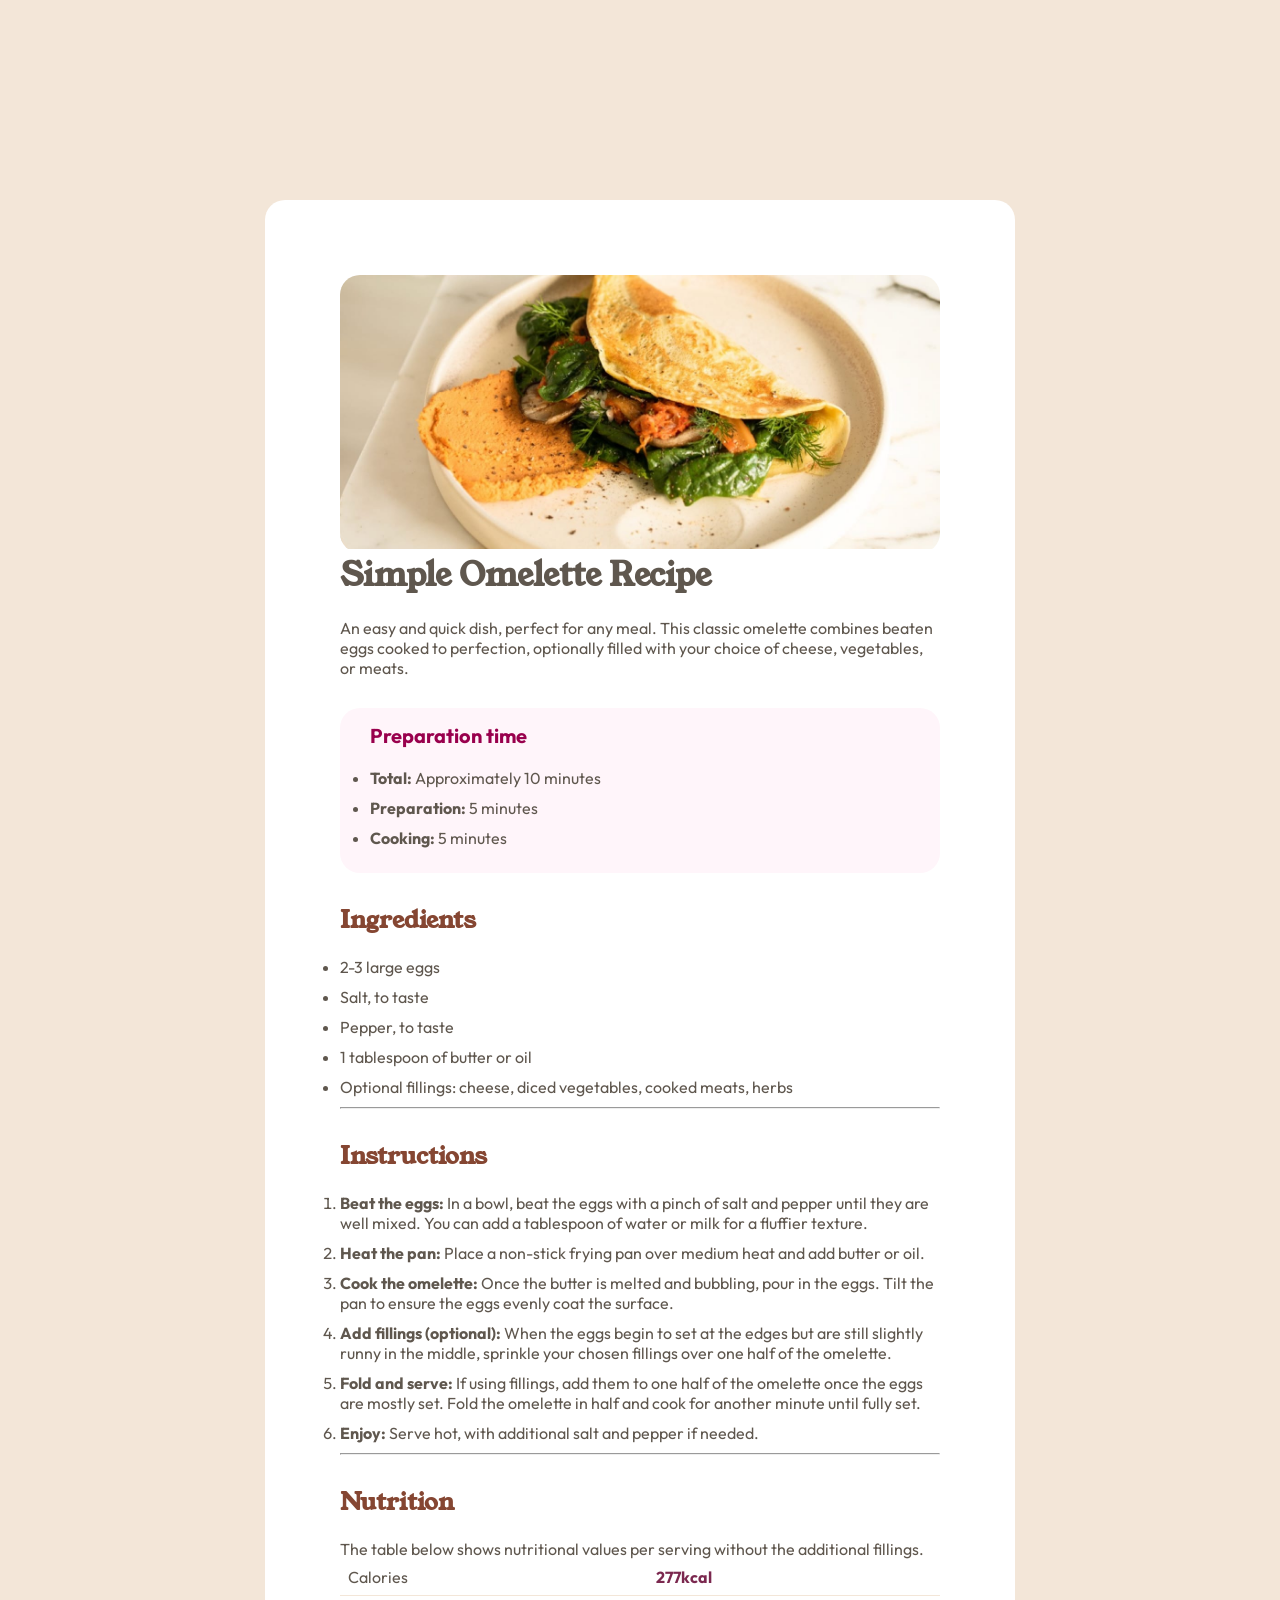
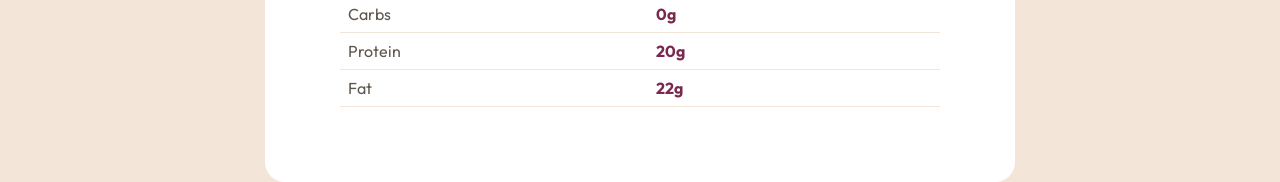
<file: SEM5/Web/recipe-master/index.html>
<!DOCTYPE html>
<html lang="en">
<head>
  <meta charset="UTF-8">
  <meta name="viewport" content="width=device-width, initial-scale=1.0"> <!-- displays site properly based on user's device -->

  <link rel="icon" type="image/png" sizes="32x32" href="./assets/images/favicon-32x32.png">
  
  <title>Frontend Mentor | Recipe page</title>
 <link rel="preconnect" href="https://fonts.googleapis.com">
<link rel="preconnect" href="https://fonts.gstatic.com" crossorigin>
<link href="https://fonts.googleapis.com/css2?family=Outfit:wght@100..900&family=Young+Serif&display=swap" rel="stylesheet">

  <link rel="stylesheet" href="./style.css">

  
</head>
<body>
<div class="container">
  <div class="recipe-image">
    <img src="./assets/images/image-omelette.jpeg" alt="Recipe Image">
  </div>
<h1>Simple Omelette Recipe</h1>
<p> An easy and quick dish, perfect for any meal. This classic omelette combines beaten eggs cooked 
  to perfection, optionally filled with your choice of cheese, vegetables, or meats.</p>

<section class="preparation-time">
  <h4>Preparation time</h4>
  <ul>
    <li><strong>Total:</strong> Approximately 10 minutes</li><li>
     <strong>Preparation:</strong> 5 minutes
    </li>
    <li>
     <strong>Cooking:</strong> 5 minutes
    </li>
  </ul>
</section>
<section class="ingredients">
  <h2>Ingredients</h2>
  <ul>
    <li> 2-3 large eggs</li>
    <li>Salt, to taste</li>
    <li> Pepper, to taste</li>
    <li>1 tablespoon of butter or oil</li>
    <li> Optional fillings: cheese, diced vegetables, cooked meats, herbs</li>
  </ul>
</section>
<hr>
<section class="instructions">
  <h2>Instructions</h2>
  <ol>
    <li><strong>Beat the eggs:</strong> In a bowl, beat the eggs with a pinch of salt and pepper until they are well mixed. 
  You can add a tablespoon of water or milk for a fluffier texture.
</li>
    <li><strong>Heat the pan:</strong> Place a non-stick frying pan over medium heat and add butter or oil.</li>
    <li><strong>Cook the omelette:</strong>  Once the butter is melted and bubbling, pour in the eggs. Tilt the pan to ensure 
  the eggs evenly coat the surface.</li>
    <li><strong>Add fillings (optional):</strong> When the eggs begin to set at the edges but are still slightly runny in the 
  middle, sprinkle your chosen fillings over one half of the omelette.</li>
    <li><strong>Fold and serve:</strong> If using fillings, add them to one half of the omelette once the eggs are mostly set. Fold the omelette in half and cook for another minute until fully set.</li>
    <li><strong> Enjoy:</strong> Serve hot, with additional salt and pepper if needed.</li>
  </ol>
  <hr>
</section>

<section >
  <h2>Nutrition </h2>
  <p>
    The table below shows nutritional values per serving without the additional fillings.
  </p>
  <table>

    <tbody>
      <tr>
        <td>Calories</td>
        <td class="nutrition-value">277kcal</td>
      </tr>
      <tr>
        <td>Carbs</td>
        <td class="nutrition-value">0g</td>
      </tr>
      <tr>
        <td>Protein</td>
        <td class="nutrition-value">20g</td>
      </tr>
      <tr>
        <td>Fat</td>
        <td class="nutrition-value">22g</td>
     
    </tbody>
  </table>
</section>




</div>
</body>
</html>
</file>
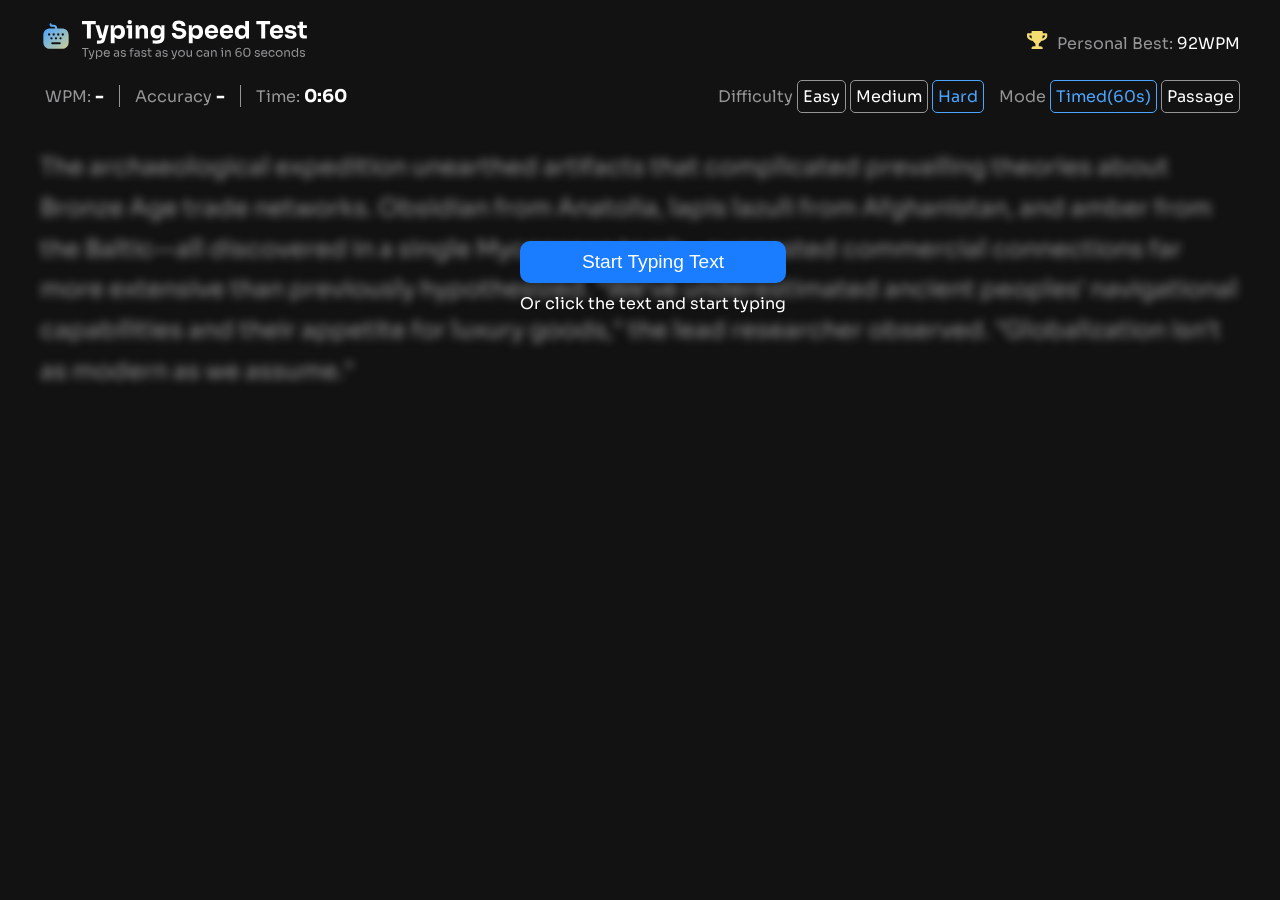
<file: SEM5/Web/TypingTuto-main/typing-speed-test-main/index.html>
<!DOCTYPE html>
<html lang="en">
<head>
  <meta charset="UTF-8">
  <meta name="viewport" content="width=device-width, initial-scale=1.0"> <!-- displays site properly based on user's device -->

  <link rel="icon" type="image/png" sizes="32x32" href="./assets/images/favicon-32x32.png">
  <link rel="stylesheet" href="./style.css">
  <link rel="preconnect" href="https://fonts.googleapis.com">
  <link rel="preconnect" href="https://fonts.gstatic.com" crossorigin>
  <link href="https://fonts.googleapis.com/css2?family=Sora:wght@100..800&display=swap" rel="stylesheet">
  <title> Typing Speed Test</title>


</head>
<body>
<div class="container">

  <header>
    <div class="logo">
      <img src="./assets/images/logo-large.svg" alt="logo of typing test">
    </div>

    <div class="personal-best">
      <img src="./assets/images/icon-personal-best.svg" alt="personal-best-image">
      <span class="label">Personal Best:</span>
      <span class="score">92WPM</span>
    </div>

  </header>
  <div class="stats">
    <div class="timing">
      <div class="option">
        <span class="label">WPM:</span>
        <span class="value" id="stat_wpm">-</span>
      </div>

      <div class="option">
        <span class="label">Accuracy</span>
        <span class="value" id="stat_accuracy">-</span>
      </div>

      <div class="option time">
        <span class="label">Time:</span>
        <span class="value" id="stat_time">0:60</span>
      </div>
    </div>

    <div class="difficulties">
      <div class="tags">
        <span class="label">Difficulty</span>
        <span class="tag">Easy</span>
        <span class="tag">Medium</span>
        <span class="tag active">Hard</span>
      </div>

      <div class="tags">
        <span class="label">Mode</span>
        <span class="tag active">Timed(60s)</span>
        <span class="tag">Passage</span>
      </div>
      

    </div>
  </div>

  <div class="typebox">
    <div class="texts blurred" id="texts">
    </div>
    <div class="starter"id="starter">
      <button id="starter_button">Start Typing Text</button>
      <p>Or click the text and start typing</p>
    </div>
  </div>
  <input type="text"id="hidden-input" />
</div>
 <script src="./script.js"></script>
</body>
</html>
</file>
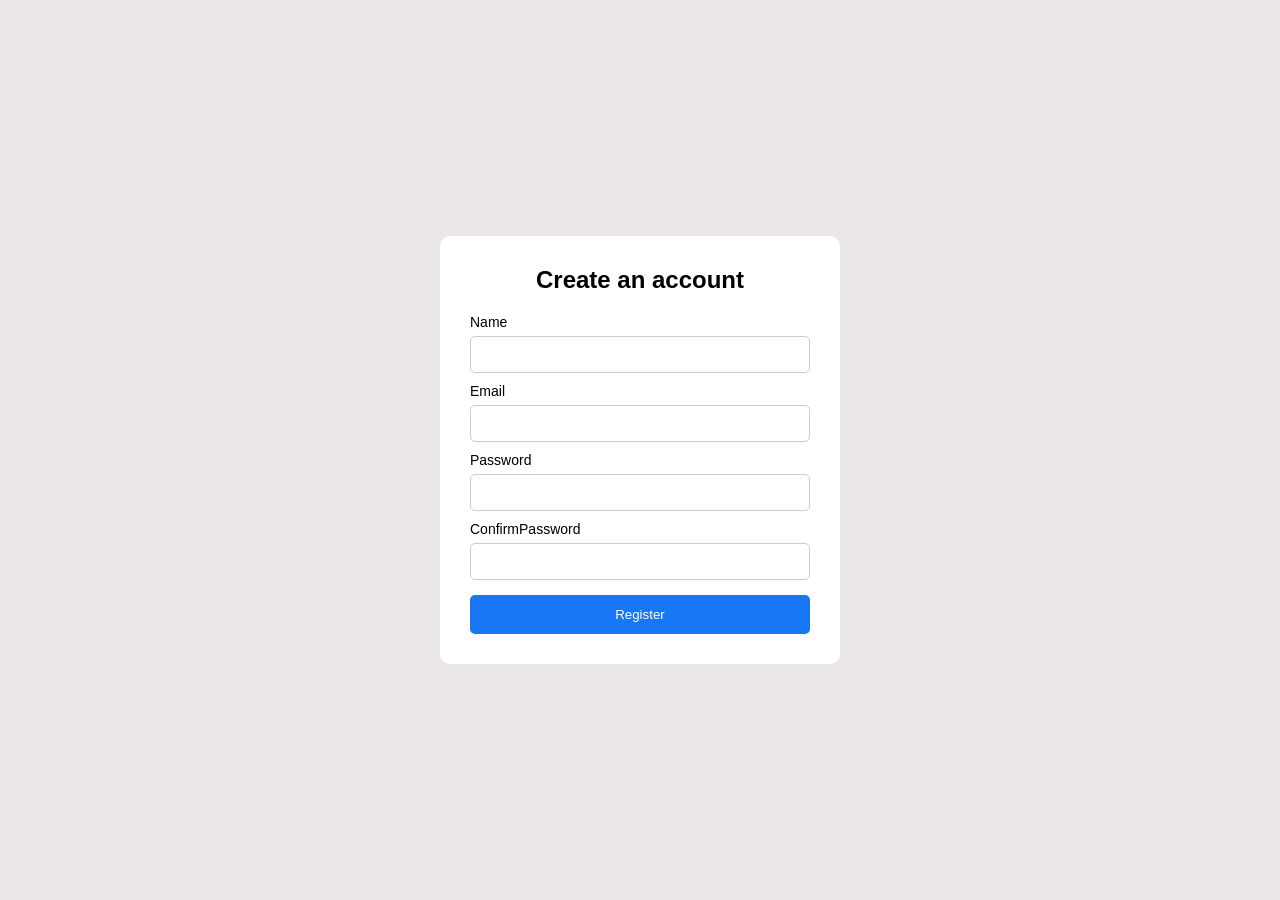
<file: SEM5/Web/Formvalidation/register.html>
<!DOCTYPE html>
<html lang="en">
<head>
    <meta charset="UTF-8">
    <meta name="viewport" content="width=device-width, initial-scale=1.0">
    <title>Registration Form</title>
    <link rel="stylesheet" href="style.css">
</head>
<body>
    <div class="container">
        <form action="" name="registerForm" method="post">
            <h2>Create an account</h2>
            <div class="form-group">
                <label for="fullname">Name</label>
                <input type="text"name="fullname " id="fullname">
                <span class="error-text" id="fullnameErrorText"></span>
            </div>

            <div class="form-group">
                <label for="email">Email</label>
                <input type="text" name="email" id="email">
                <span class="error-text" id="emailErrorText"></span>
            </div>

            <div class="form-group">
                <label for="password">Password</label>
                <input type="password" name="password" id="password">
                <span class="error-text" id="passwordErrorText"></span>
            </div>

            <div class="form-group">
                <label for="confirmPassword">ConfirmPassword</label>
                <input type="password" name="confirmPassword" id="confirmPassword">
                <span class="error-text" id="confirmPasswordErrorText"></span>
            </div>


            <button type="submit" class="registerBtn">Register</button>
        </form>
    </div>

    <script src="./script.js"></script>
</body>
</html>
</file>
<file: SEM5/Web/recipe-master/style.css>
* {
    box-sizing: border-box;
    margin: 0;
    padding: 0;
}

a {
    text-decoration: none;
}

body {
    background-color: hsl(30, 54%, 90%);
    font-family:"Outfit", sans-serif;
    font-size:16px;
    color: hsl(30, 10%, 34%);

}

h1,h2,h3,h4,h5,h6 {
    font-family: "Young Serif", sans-serif;
    margin-bottom:20px;
 
  
}
img 
{
    width: 100%;
   
}

.recipe-image
{
    border-radius: 20px;
    overflow: hidden;
}


.container {
    background-color: white;
    max-width: 750px;
    margin:auto;
    margin-top:200px;
    padding:75px;
    border-radius:20px;

 
}

.preparation-time
{
    background-color: hsl(330, 100%, 98%);
    padding: 15px;
    padding-left: 30px;
    border-radius: 20px;
}

.preparation-time h4
{
    color: hsl(330, 100%, 30%);
    font-family: "Outfit", sans-serif;
    font-size:20px;
    margin-bottom: 20px;;
}

li{
    margin-bottom:10px;
}

h2{
    color:hsl(14, 45%, 36%) ;
}

section
{
    margin-top:30px;
}

table 
{
    border-collapse:collapse;
    width:100%;

}
th, td 
{
    text-align:left;
    padding:8px;
    border-bottom: 1px solid hsl(30, 54%, 90%);
}

.nutrition-value
{
    color: hsl(332, 51%, 32%);
    font-weight: bold;
}
</file>
<file: SEM5/Web/TypingTuto-main/typing-speed-test-main/style.css>
:root{
    --clr-neutral-900: hsl(0, 0%, 7%);
    --clr-neutral-800: hsl(0, 0%, 15%);
    --clr-neutral-500: hsl(240, 3%, 46%);
    --clr-neutral-400: hsl(240, 1%, 59%);
    --clr-neutral-0: hsl(0, 0%, 100%);
    --clr-blue-600: hsl(214, 100%, 55%);
    --clr-blue-400: hsl(210, 100%, 65%);
    --clr-red-500: hsl(354, 63%, 57%);
    --clr-green-500: hsl(140, 63%, 57%);
    --clr-yellow-400: hsl(49, 85%, 70%);

    --font-size: 16px;
    --font-main: "Sora", sans-serif;
}

* {
    padding: 0;
    margin: 0;
    box-sizing: border-box;
}

html{
    font-size: var(--font-size);
}

body{
    font-family: var(--font-main);
    color: var(--clr-neutral-0);
    background-color: var(--clr-neutral-900);
}

.container{
    max-width: 1200px;
    margin: 20px auto;
}

header{
    margin-bottom: 20px;
    display: flex;
    justify-content: space-between; 
    align-items: center;
}

.label{
    color: var(--clr-neutral-400);
    margin-left: 5px;
}

.stats{
    display: flex;
    justify-content: space-between;
    align-items: center;
    margin-bottom: 20px;
}

.timing, .difficulties{
    display: flex;
    gap: 10px;
}

.timing .option{
    padding-right: 15px;
    border-right: 1px solid var(--clr-neutral-400);
}

.timing .value{
    font-size: 1.1em;  
    font-weight: bold;
}

.option.time{
    border-right: none;
}

.tags .tag{
    border: 1px solid var(--clr-neutral-400);
    border-radius: 5px;
    padding: 5px;
}
.tag.active
{
    border-color: var(--clr-blue-400);
    color: var(--clr-blue-400);
}

.typebox
{ 
    padding:20px 0px;
}

.typebox .texts
{
    font-size:1.5em;
    line-height: 1.7;
}
.typebox
{
    padding: 20px 0px;;
    position: relative;
}
.typebox .texts
{
    font-size:1.5em;
    line-height: 1.7;
    color: var(--clr-neutral-400);
   
}

.blurred
{
    filter: blur(4px);
}
.hidden
{
    display: none !important;
}

#hidden-input {
    
    width: 0;
    height: 0;
    border: none;
    
}
.current
{
    color: var(--clr-neutral-800);
    border-left: 1px solid var(--clr-blue-600);
}

.correct
{
    color: var(--clr-green-500);
}
.incorrect
{
    color: var(--clr-red-500);
    border-bottom: 1px solid var(--clr-red-500);
}
.starter
{
    position: absolute;
    top:40%;
    left: 40%;
   display: flex;
   flex-direction: column;
   gap: 10px;
}
button
{
    padding:10px 15px;
    background-color: var(--clr-blue-600);
    border-radius:10px;
    color: var(--clr-neutral-0);
    font-size:1.2rem;
    border:none;
}

button:hover
{
    background-color: var(--clr-blue-400);
    cursor: pointer;
}

.starter p{

    color: var(--clr-neutral-0);

}
</file>
<file: SEM5/Web/Formvalidation/style.css>
*{
    margin: 0;
    padding: 0;
    box-sizing: border-box;
}

body{
    font-family: Arial, Helvetica, sans-serif;
    background-color: #ebe7e7;
    display: flex;
    justify-content: center;
    align-items: center;
    min-height: 100vh;
}

.container{
    width: 400px;
   

}

form{
    background-color: #fff;
    padding: 30px;
    border-radius: 10px;
}

form h2{
    text-align: center;
    margin-bottom: 20px;
}

.form-group{
    margin-bottom: 10px;
}

label{
    font-size: 14px;
    display: block;
    margin-bottom: 6px;
}

input{
    width: 100%;
    padding: 10px;
    border-radius: 5px;
    border: 1px solid #ccc
}

input:focus{
    outline: none;
    border-color: blue;
}


input.error-input{
    border-color: red;
}

.error-text{
    color: red;
    font-size: 12px;
    margin-top: 4px;
}

button{
    width: 100%;
    padding: 12px;
    border: none;
    background-color: rgb(24, 119, 244);
    color: white;
    margin-top: 5px;
    border-radius: 5px;
    font-weight: 300;
}

button:hover{
    cursor: pointer;
    background-color:rgb(100, 52, 158);
    color: rgb(255, 255, 255);
    border: 1px solid green;
}
</file>
